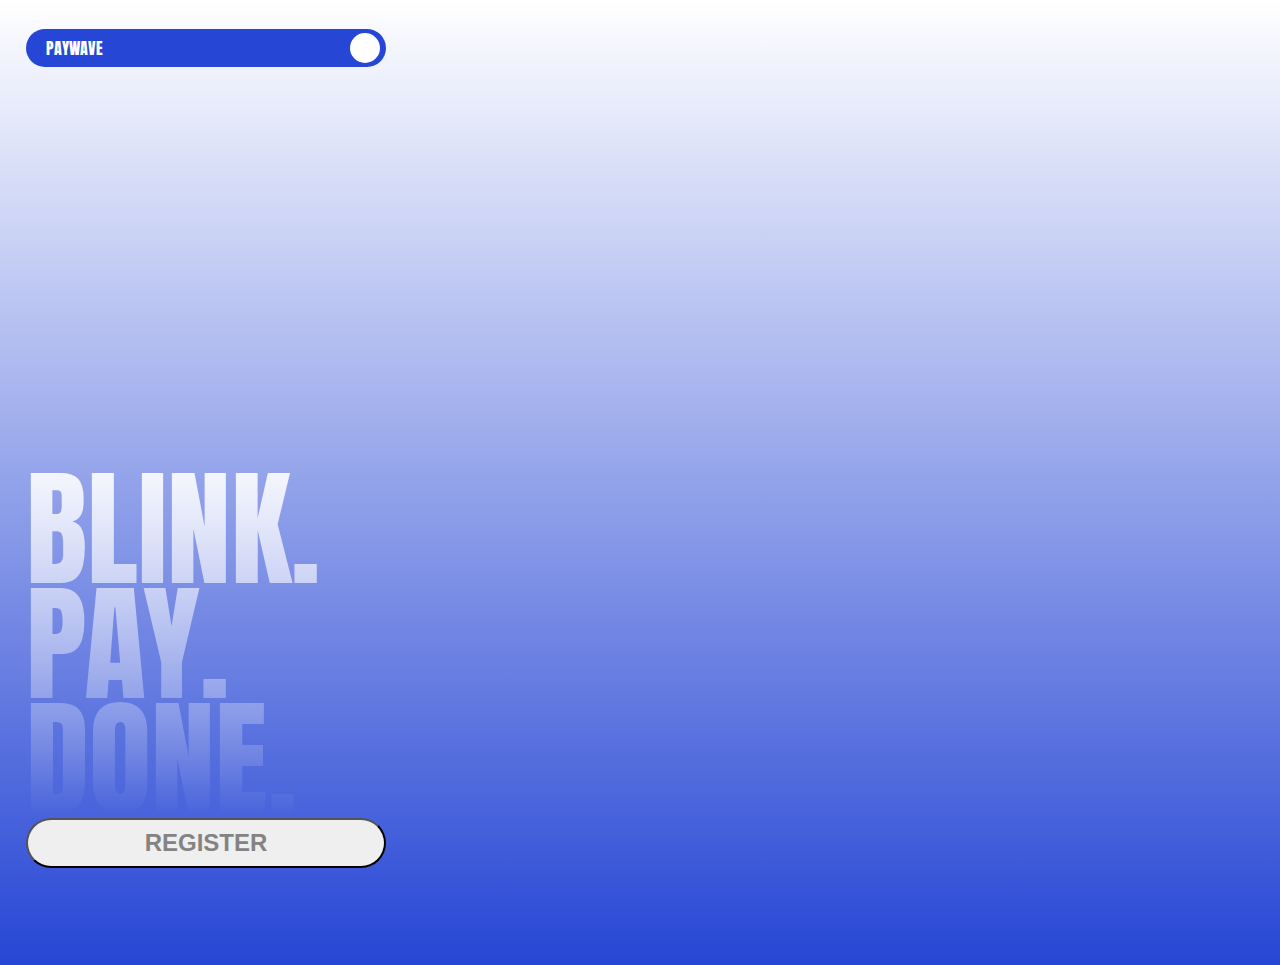
<file: index.html>
<!DOCTYPE html>
<html lang="en">
<head>
    <meta charset="UTF-8">
    <meta name="viewport" content="width=device-width, initial-scale=1.0">
    <title>Document</title>
    <link rel="stylesheet" href="style.css">
    <link rel="preconnect" href="https://fonts.googleapis.com">
<link rel="preconnect" href="https://fonts.gstatic.com" crossorigin>
<link href="https://fonts.googleapis.com/css2?family=Anton&family=Figtree:ital,wght@0,300..900;1,300..900&family=Inria+Serif:ital,wght@0,300;0,400;0,700;1,300;1,400;1,700&family=Montserrat:ital,wght@0,100..900;1,100..900&family=Outfit:wght@100..900&family=Poppins&family=Work+Sans:ital,wght@0,100..900;1,100..900&family=Young+Serif&display=swap" rel="stylesheet">
</head>
<body>
    <header>
        <div class="topbar">
            <p>PAYWAVE</p>
            <div class="circle"></div>
        </div>
    </header>
    <main>
        <h1>
            BLINK. <br>PAY.<br> DONE.
        </h1>
    </main>
    <footer>
        <div class="register">
            <a href="/name.html"> <button><h1>REGISTER</h1></button></a>
        </div>
    </footer>
</body>
</html>
</file>
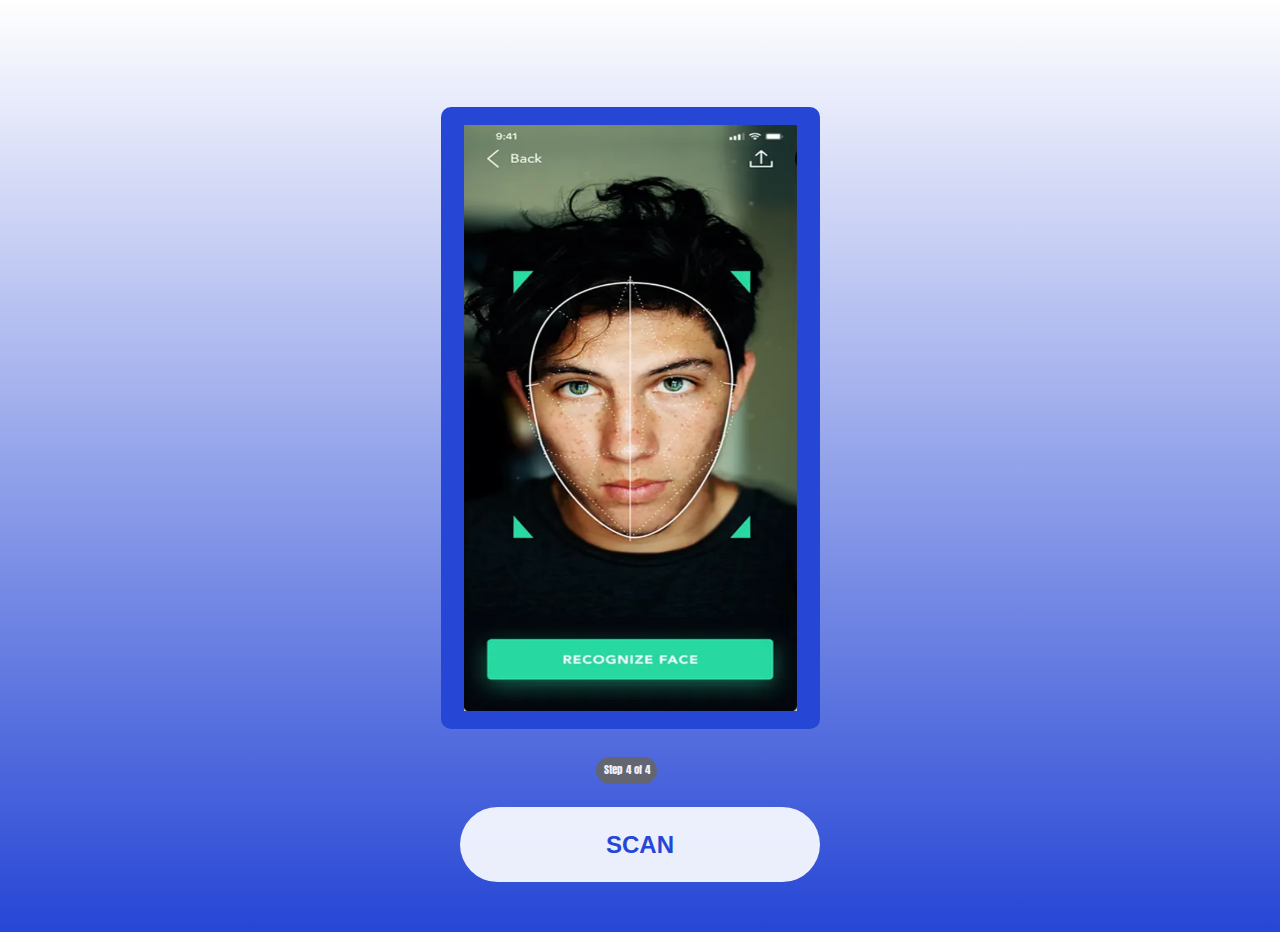
<file: facescan.html>
<!DOCTYPE html>
<html lang="en">
<head>
    <meta charset="UTF-8">
    <meta name="viewport" content="width=device-width, initial-scale=1.0">
    <title>PayWave- Face scan</title>
    <link rel="stylesheet" href="facescan.css">
    <link rel="preconnect" href="https://fonts.googleapis.com">
    <link rel="preconnect" href="https://fonts.gstatic.com" crossorigin>
    <link href="https://fonts.googleapis.com/css2?family=Anton&family=Figtree:ital,wght@0,300..900;1,300..900&family=Inria+Serif:ital,wght@0,300;0,400;0,700;1,300;1,400;1,700&family=Montserrat:ital,wght@0,100..900;1,100..900&family=Outfit:wght@100..900&family=Poppins&family=Work+Sans:ital,wght@0,100..900;1,100..900&family=Young+Serif&display=swap" rel="stylesheet">

</head>
<body>
    <main>
        <div class="scanner">
            <div class="box">
                <div class="scan">
                    <img src="/assets/demo_face_img.png" alt="demo-img" srcset="">
                </div>
                <div class="step">
                    <p>Step 4 of 4</p>
                </div>
            </div>
        </div>
    </main>
    <footer>
        <div class="button">
            <button>SCAN</button>
        </div>
    </footer>
</body>
</html>
</file>
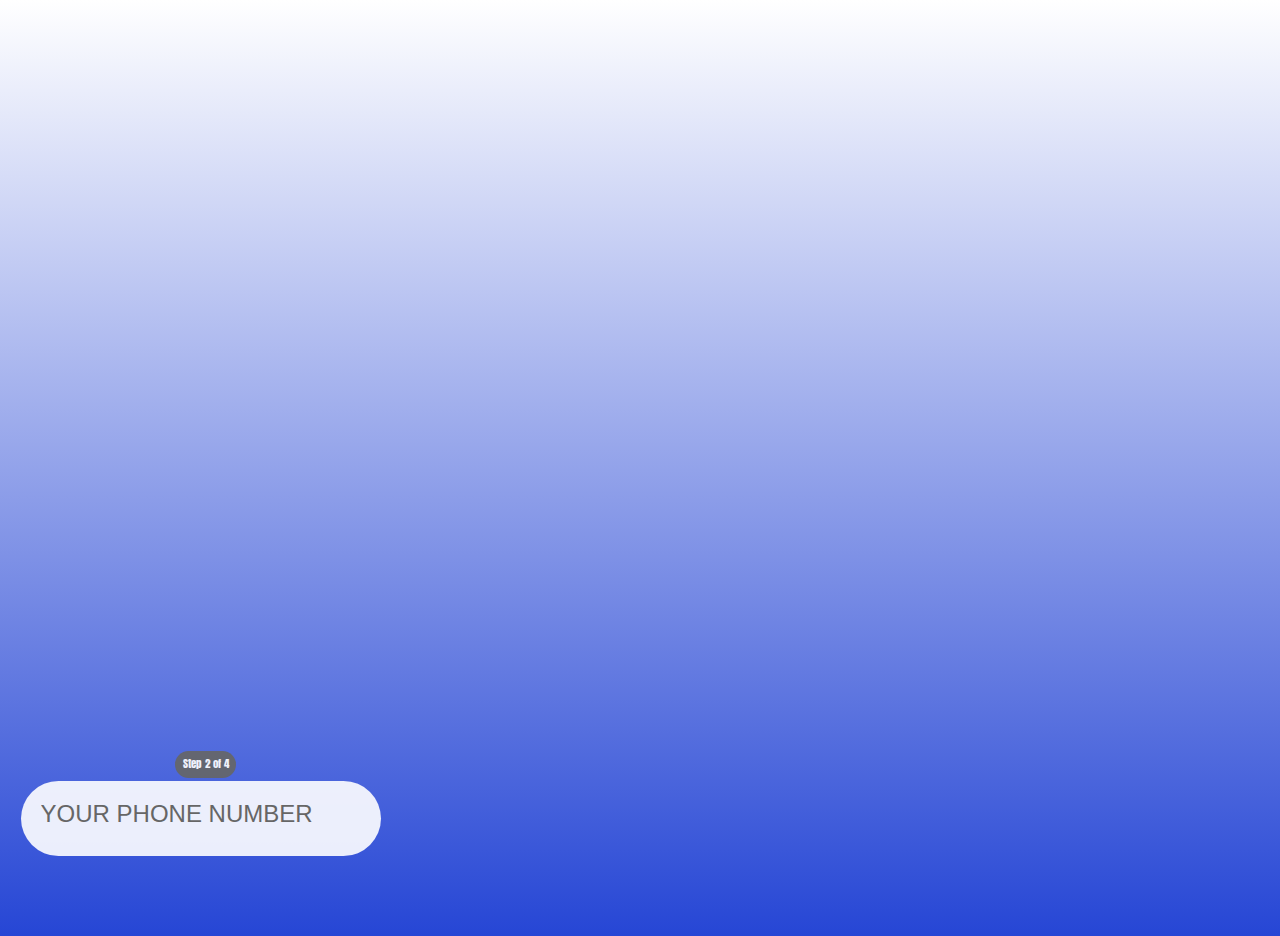
<file: page3.html>
<!DOCTYPE html>
<html lang="en">
<head>
    <meta charset="UTF-8">
    <meta name="viewport" content="width=device-width, initial-scale=1.0">
    <title>FaceWave- Enter your number</title>
    <link rel="stylesheet" href="page3.css">
    <link rel="preconnect" href="https://fonts.googleapis.com">
<link rel="preconnect" href="https://fonts.gstatic.com" crossorigin>
<link href="https://fonts.googleapis.com/css2?family=Anton&family=Figtree:ital,wght@0,300..900;1,300..900&family=Inria+Serif:ital,wght@0,300;0,400;0,700;1,300;1,400;1,700&family=Montserrat:ital,wght@0,100..900;1,100..900&family=Outfit:wght@100..900&family=Poppins&family=Work+Sans:ital,wght@0,100..900;1,100..900&family=Young+Serif&display=swap" rel="stylesheet">
</head>
<body>
    <main>
        <div class="step">
            <p>Step 2 of 4</p>
        </div>
    </main>
    <footer>
        <div class="number">
            <input type="text"  id="number" placeholder="YOUR PHONE NUMBER">
        </div>
    </footer> 
</body>
</html>
</file>
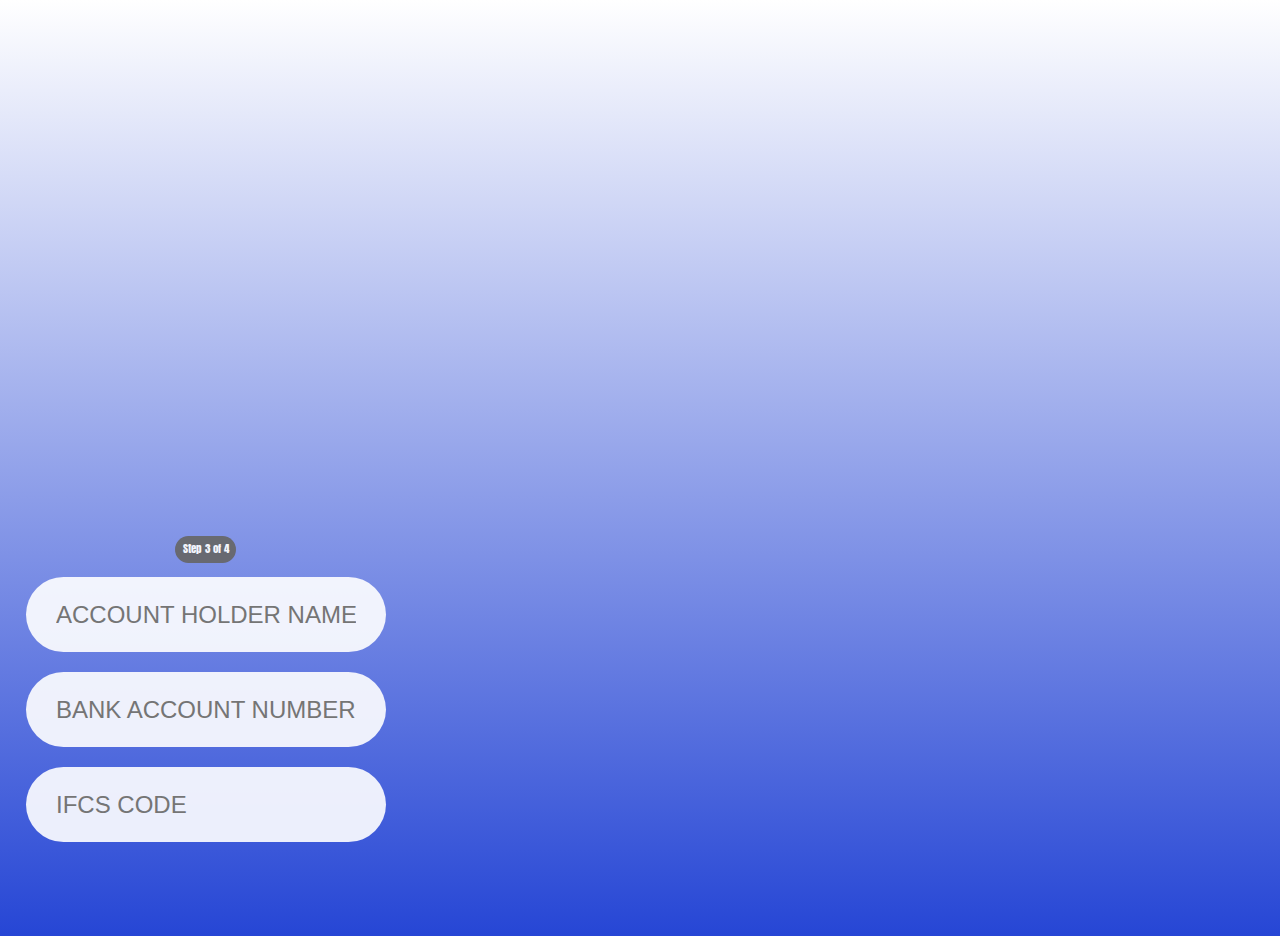
<file: page4.html>
<!DOCTYPE html>
<html lang="en">
<head>
    <meta charset="UTF-8">
    <meta name="viewport" content="width=device-width, initial-scale=1.0">
    <title>FaceWave - Account details</title>
    <link rel="stylesheet" href="page4.css">
    <link rel="preconnect" href="https://fonts.googleapis.com">
    <link rel="preconnect" href="https://fonts.gstatic.com" crossorigin>
    <link href="https://fonts.googleapis.com/css2?family=Anton&family=Figtree:ital,wght@0,300..900;1,300..900&family=Inria+Serif:ital,wght@0,300;0,400;0,700;1,300;1,400;1,700&family=Montserrat:ital,wght@0,100..900;1,100..900&family=Outfit:wght@100..900&family=Poppins&family=Work+Sans:ital,wght@0,100..900;1,100..900&family=Young+Serif&display=swap" rel="stylesheet">
</head>
<body>
    <main>
        <div class="step">
            <p>Step 3 of 4</p>
        </div>
    </main>
    <footer>
        <div class="text">
            <input type="text" id="text" placeholder="ACCOUNT HOLDER NAME "> 
            <input type="text" id="text" placeholder="BANK ACCOUNT NUMBER">
            <input type="text" id="text" placeholder="IFCS CODE">
        </div>
    </footer> 
</body>
</html>
</file>
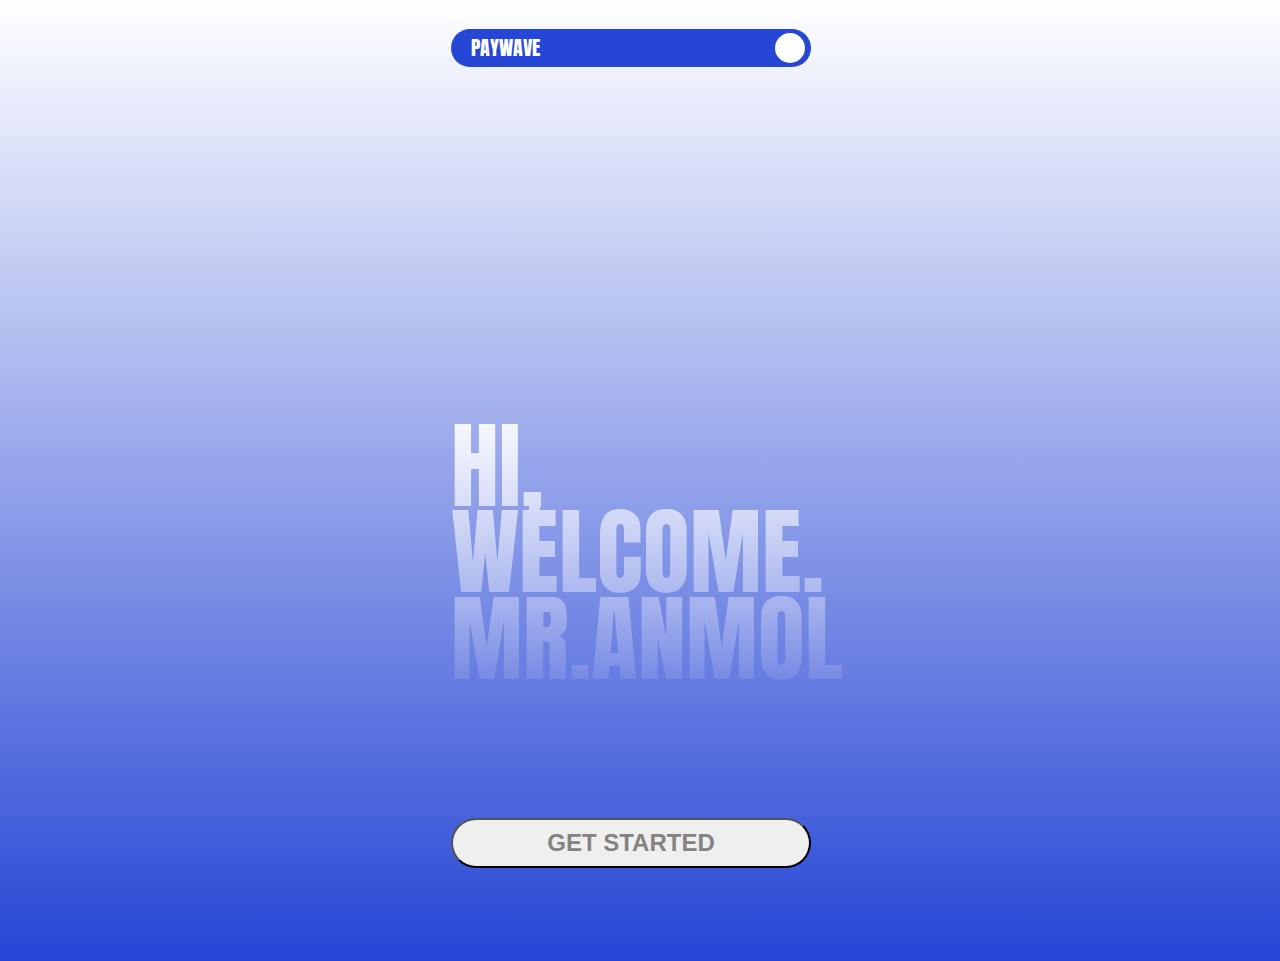
<file: welcome.html>
<!DOCTYPE html>
<html lang="en">
<head>
    <meta charset="UTF-8">
    <meta name="viewport" content="width=device-width, initial-scale=1.0">
    <title>FaceWave - Welcome</title>
    <link rel="stylesheet" href="welcome.css">
    <link rel="preconnect" href="https://fonts.googleapis.com">
<link rel="preconnect" href="https://fonts.gstatic.com" crossorigin>
<link href="https://fonts.googleapis.com/css2?family=Anton&family=Figtree:ital,wght@0,300..900;1,300..900&family=Inria+Serif:ital,wght@0,300;0,400;0,700;1,300;1,400;1,700&family=Montserrat:ital,wght@0,100..900;1,100..900&family=Outfit:wght@100..900&family=Poppins&family=Work+Sans:ital,wght@0,100..900;1,100..900&family=Young+Serif&display=swap" rel="stylesheet">
</head>
<body>
    <header>
        <div class="topbar">
            <p>PAYWAVE</p>
            <div class="circle"></div>
        </div>
    </header>
    <main>
        <h1>
            HI, <br>WELCOME.<br> MR.ANMOL
        </h1>
    </main>
    <footer>
        <div class="start">
            <a href="name.html"> <button><h1>GET STARTED</h1></button></a>
        </div>
    </footer>
</body>
</html>
</file>
<file: style.css>
*{
    margin: 0;
    padding: 0;
}

body{
    background: linear-gradient(to bottom, #FFFFFF, #2646D5);
    height: 104vh;
    width: 412px;
    font-family: 'Anton';
    position: relative;
}

.topbar{
    background-color: #2646D5;
    height: 4.19vh;
    width: 360px;
    margin: 29px 0 0 26px;
    border-radius: 20px;
    display: flex;
    align-items: center;
    justify-content: space-between;
}

.topbar p{
    color: #FFFFFF;
    margin-left: 20px;
    line-height: 100%;
    letter-spacing: 0%;
    size: 20px;
}

.circle{
    background-color: #FFFFFF;
    height: 3.33vh;
    width: 30px;
    border-radius: 50%;
    margin-right: 6px;
}

main h1{
    position: absolute;
    top:442px;
    left: 26px;
    font-weight: 400;
    font-size: 128px;
    line-height: 90%;
    background: linear-gradient(to bottom, rgba(255,255,255,0.9), rgba(255,255,255,0));
    -webkit-background-clip: text;
    -webkit-text-fill-color: transparent;
    background-clip: text;
    color: transparent;

}

footer .register{
    position: absolute;
    top:87.66vh;
    left: 26px;
    color: #FFFFFF;
}

footer button{
    width: 360px;
    height: 5.56vh;
    border-radius: 27px;
}
footer button h1{
    color: #838383;
    font-weight: 700;
    font-size: 24px;
    line-height: 100%;
    letter-spacing: 0%;
}
footer button:hover {
    background-color: #838383;
}
</file>
<file: facescan.css>
*{
    margin: 0;
    padding: 0;
}

body{
    background: linear-gradient(to bottom, #FFFFFF, #2646D5);
    height: 932px;
    width: 430px;
    font-family: 'Anton';
    position: relative;
    overflow: hidden;
    margin: 0 auto;
}

main .scanner .box{
    position: absolute;
    background-color: #2646D5;
    width: 379px;
    height: 622px;
    top: 107px;
    left: 16px;
    border-radius: 10px;
    z-index: 1;
}

main .scan img{
    position: absolute;
    width: 333px;
    height: 586px;
    top: 18px;
    left: 23px;
}

main .step{
    position: absolute;
    background-color: #666;
    color: #FFFFFF;
    width: 61px;
    height: 23px;
    opacity: 0.91;
    top: 650px;
    left: 155px;
    border-radius: 80px;
    font-size: 11px;
    font-weight: 400;
    text-align: center;
    padding-top: 4px;
}

footer .button{
    position: absolute;
    bottom: 50px;
    left: 50%;
    transform: translateX(-50%);
    width: 100%;
    display: flex;
    justify-content: center;
}

footer button{
    width: 360px;
    height: 75px;
    border-radius: 116px;
    border: 0px;
    background: rgba(255, 255, 255, 0.9);
    color: #2646D5;
    font-weight: 700;
    font-size: 24px;
    line-height: 100%;
    letter-spacing: 0%;
    cursor: pointer;
    transition: background-color 0.3s ease;
}

footer button:hover{
    background: rgba(255, 255, 255, 1);
    transform: translateY(-2px);
    box-shadow: 0 4px 8px rgba(0, 0, 0, 0.2);
}
</file>
<file: page3.css>
*{
    margin: 0;
    padding: 0;
}
body{
    background: linear-gradient(to bottom, #FFFFFF, #2646D5);
    height: 104vh;
    width: 25.75rem;
    font-family: 'Anton';
    position: relative;
}
footer .number{
    position: absolute;
    bottom: 80px;
    left: 55%;
    transform: translateX(-50%);
    width: 100%;
    display: flex;
}

footer #number{
    width: 360px;
    height: 75px;
    position: relative;
    opacity: 1;
    border-radius: 116px;
    border: 0px;
    padding: 20px 0 30px 20px;
    font-size: 24px;
    background: rgba(255, 255, 255, 0.9);
    box-sizing: border-box;
    justify-content: center;
    align-items: center;
}

input::placeholder{
    font-weight: 400;
    font-style: Regular;
    font-size: 24px;
    line-height: 100%;
    letter-spacing: 0%;
    color: #666;
}

main .step{
    position: absolute;
    background-color: #666;
    color: #FFFFFF;
    width: 61px;
height: 23px;
opacity: 0.91;
top: 751px;
left: 175px;
border-radius: 80px;
font-size: 11px;
font-weight: 400;
justify-items: center;
padding-top: 4px;
}
</file>
<file: page4.css>
*{
    margin: 0;
    padding: 0;
}

body{
    background: linear-gradient(to bottom, #FFFFFF, #2646D5);
    height: 104vh;
    width: 25.75rem;
    font-family: 'Anton';
    position: relative;
}

main .step{
    position: absolute;
    top: 50px;
    left: 175px;
}

main .step{
    position: absolute;
    background-color: #666;
    color: #FFFFFF;
    width: 61px;
height: 23px;
opacity: 0.91;
top: 536px;
left: 175px;
border-radius: 80px;
font-size: 11px;
font-weight: 400;
justify-items: center;
padding-top: 4px;
}

footer .text{
    position: absolute;
    bottom: 10%;
    left: 50%;
    transform: translateX(-50%);
    width: 100%;
    display: flex;
    flex-direction: column;
    align-items: center;
    gap: 20px;
}
footer #text{
    width: 360px;
    height: 75px;
    background: rgba(255, 255, 255, 0.9);
    border: none;
    border-radius: 116px;
    font-size: 24px;
    font-weight: 400;
    color: #353535;
    padding: 0 30px;
    box-sizing: border-box;
    transition: background-color 0.3s ease;
}

footer #submit:hover{
    background: rgba(255, 255, 255, 1);
    transform: translateY(-2px);
    box-shadow: 0 4px 8px rgba(0, 0, 0, 0.2);
}
</file>
<file: welcome.css>
*{
    margin: 0;
    padding: 0;
}

body{
    background: linear-gradient(to bottom, #FFFFFF, #2646D5);
    height: 932px;
    width: 430px;
    font-family: 'Anton';
    position: relative;
    overflow: hidden;
    margin: 0 auto;
}

.topbar{
    background-color: #2646D5;
    height: 4.19vh;
    width: 22.5rem;
    margin: 1.8125rem 0 0 1.625rem;
    border-radius: 1.25rem;
    display: flex;
    align-items: center;
    justify-content: space-between;
}

.topbar p{
    color: #FFFFFF;
    margin-left: 1.25rem;
    line-height: 100%;
    letter-spacing: 0%;
    font-size: 1.25rem;
}

.circle{
    background-color: #FFFFFF;
    height: 3.33vh;
    width: 1.875rem;
    border-radius: 50%;
    margin-right: 0.375rem;
}

main h1{
    position: absolute;
    top: 24.625rem;
    left: 1.625rem;
    font-weight: 400;
    font-size: 6rem;
    line-height: 90%;
    background: linear-gradient(to bottom, rgba(255,255,255,0.9), rgba(255,255,255,0.1));
    -webkit-background-clip: text;
    -webkit-text-fill-color: transparent;
    background-clip: text;
    color: transparent;

}

footer .start{
    position: absolute;
    top:87.66vh;
    left: 1.625rem;
    color: #FFFFFF;
}

footer button{
    width: 22.5rem;
    height: 5.56vh;
    border-radius: 1.6875rem;
}
footer button h1{
    color: #838383;
    font-weight: 700;
    font-size: 1.5rem;
    line-height: 100%;
    letter-spacing: 0%;
}
footer button:hover {
    background-color: #838383;
}
</file>
